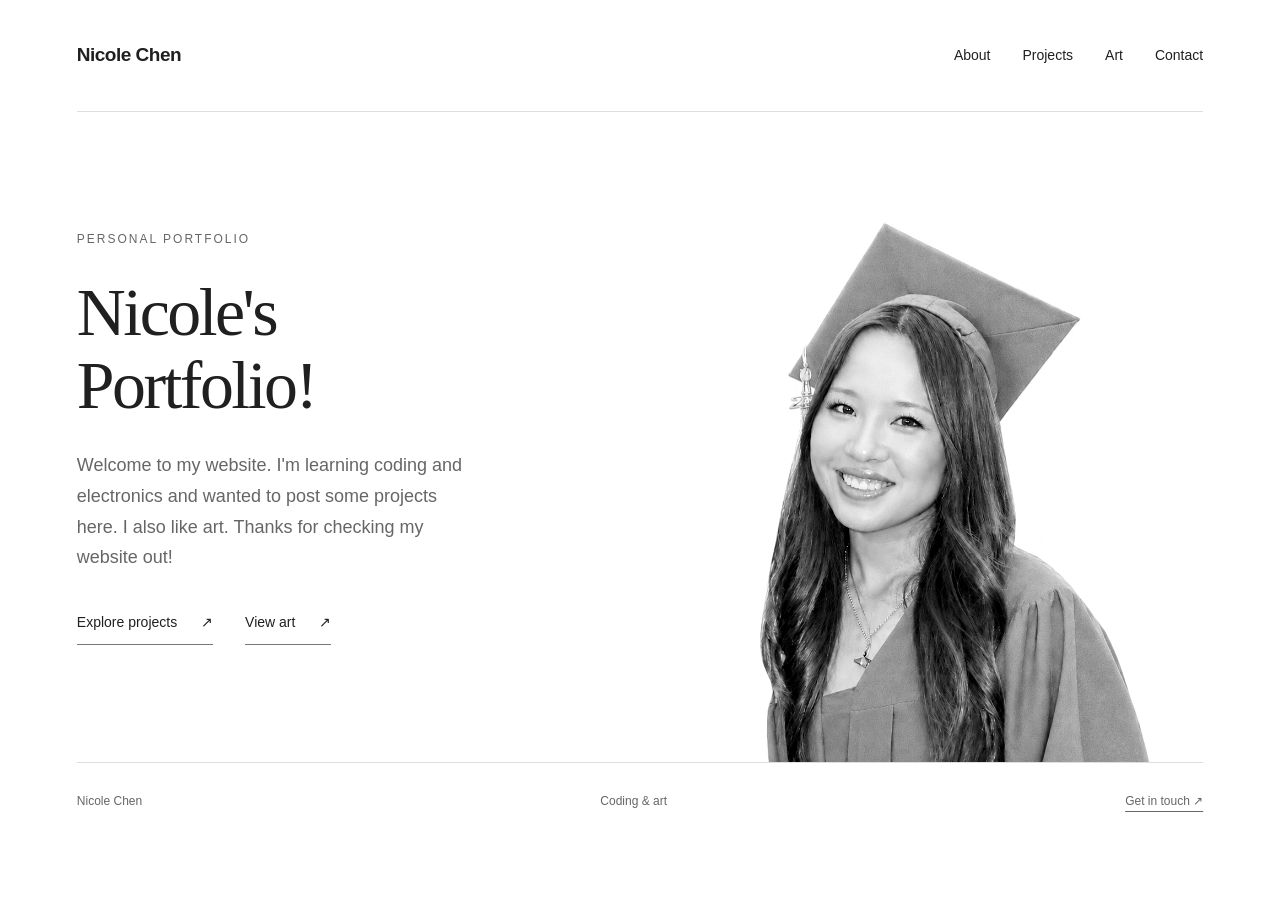
<file: index.html>
<!DOCTYPE html>
<html lang="en">
<head>
  <meta charset="UTF-8">
  <meta name="viewport" content="width=device-width, initial-scale=1">
  <meta name="description" content="Nicole Chen — coding, web development, electronics, and art.">
  <title>Portfolio — Nicole Chen</title>
  <link rel="stylesheet" href="style.css">
  <script src="content.js" defer></script>
  <script src="script.js" defer></script>
</head>
<body class="index-page">
  <a class="skip" href="#main">Skip to content</a>
  <header class="site-header">
    <a class="wordmark" href="index.html">Nicole Chen</a>
    <nav aria-label="Main navigation"><a href="about.html">About</a><a href="projects.html">Projects</a><a href="art.html">Art</a><a href="contact.html">Contact</a></nav>
  </header>
  <main id="main"><section class="cover" aria-labelledby="cover-title">
  <div class="cover-copy"><p class="eyebrow">Personal portfolio</p><h1 id="cover-title">Nicole's<br>Portfolio!</h1><p class="intro">Welcome to my website. I'm learning coding and electronics and wanted to post some projects here. I also like art. Thanks for checking my website out! </p><div class="cover-links"><a href="projects.html">Explore projects <span>↗</span></a><a href="art.html">View art <span>↗</span></a></div></div>
  <div class="cover-portrait"><img src="images/nicole-grey.png" alt="Nicole wearing her graduation cap and gown" fetchpriority="high"></div>
</section></main>
  <footer><span>Nicole Chen</span><span>Coding &amp; art</span><a href="mailto:nicolechen8@outlook.com">Get in touch ↗</a></footer>
  <dialog id="lightbox" aria-labelledby="lightbox-title">
    <button class="close" aria-label="Close artwork">Close ×</button>
    <img id="lightbox-image" alt="">
    <h2 id="lightbox-title"></h2><p id="lightbox-caption"></p>
  </dialog>
</body>
</html>
</file>
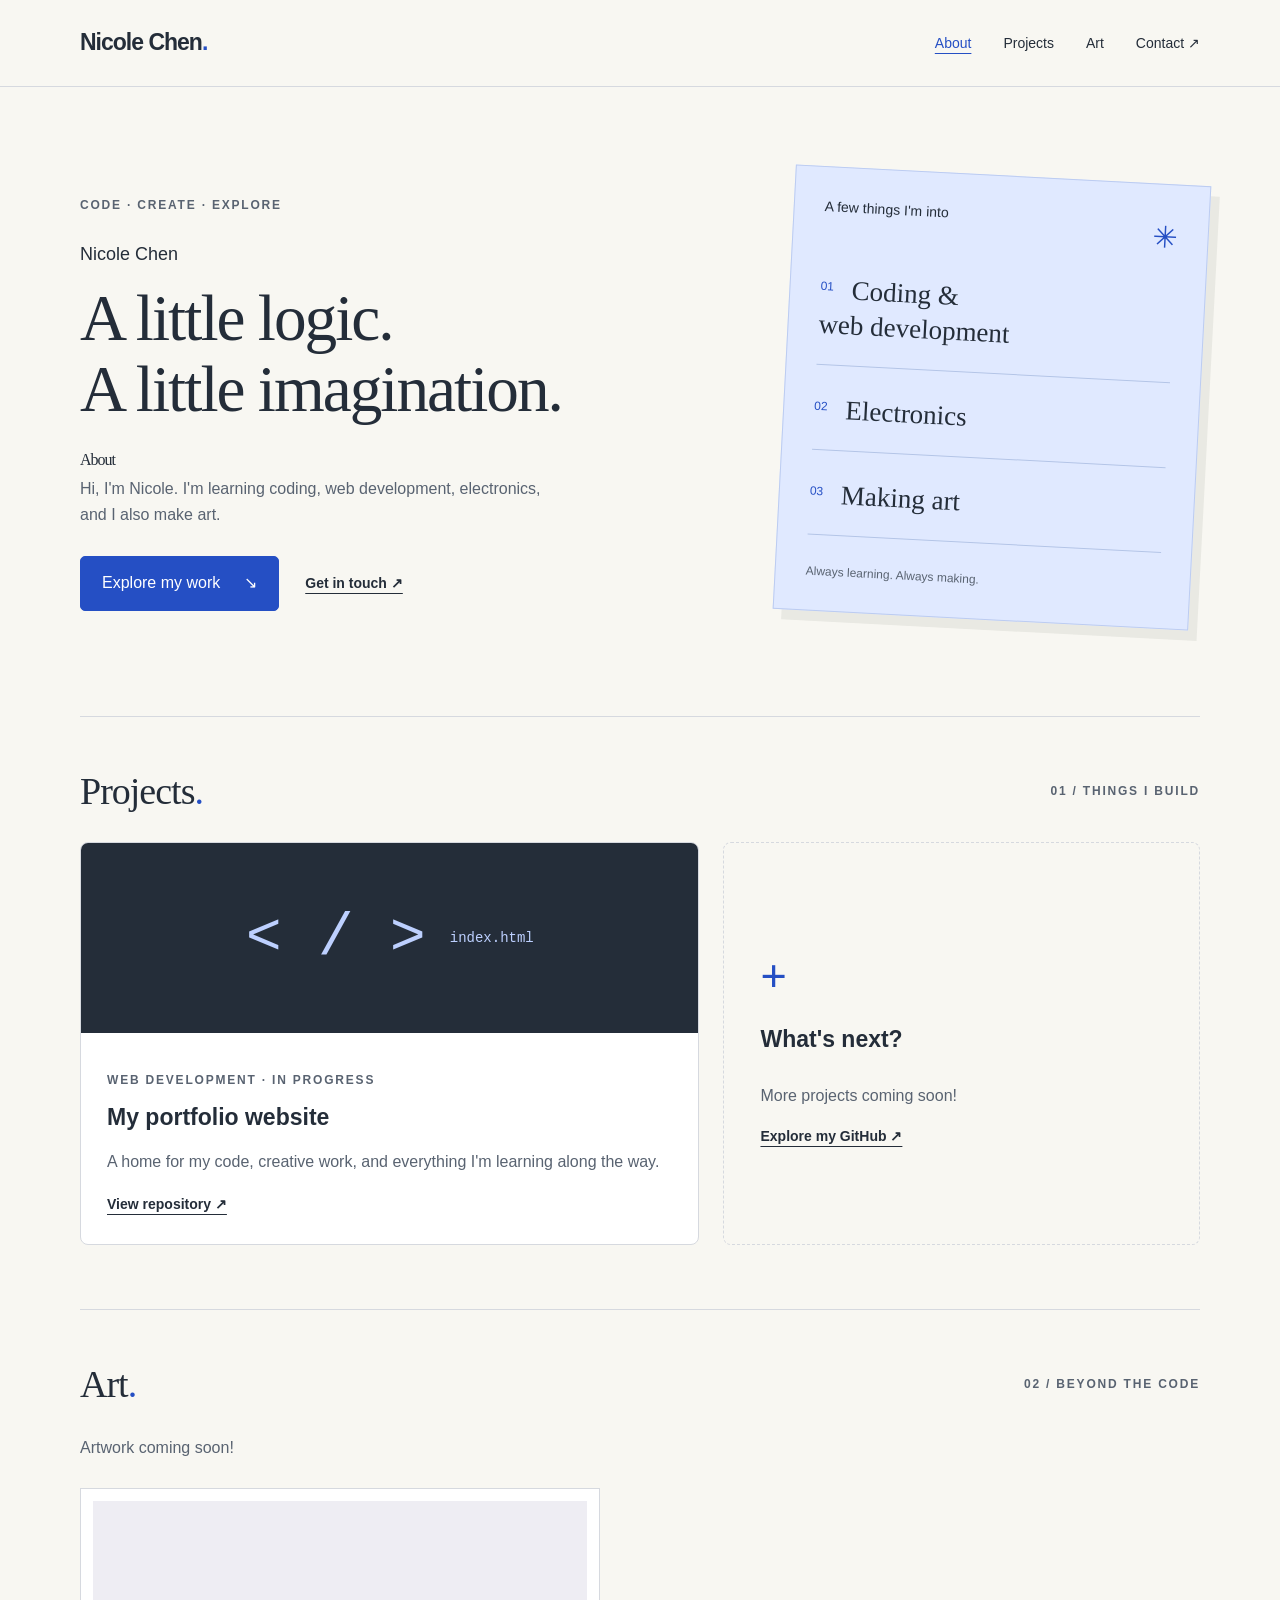
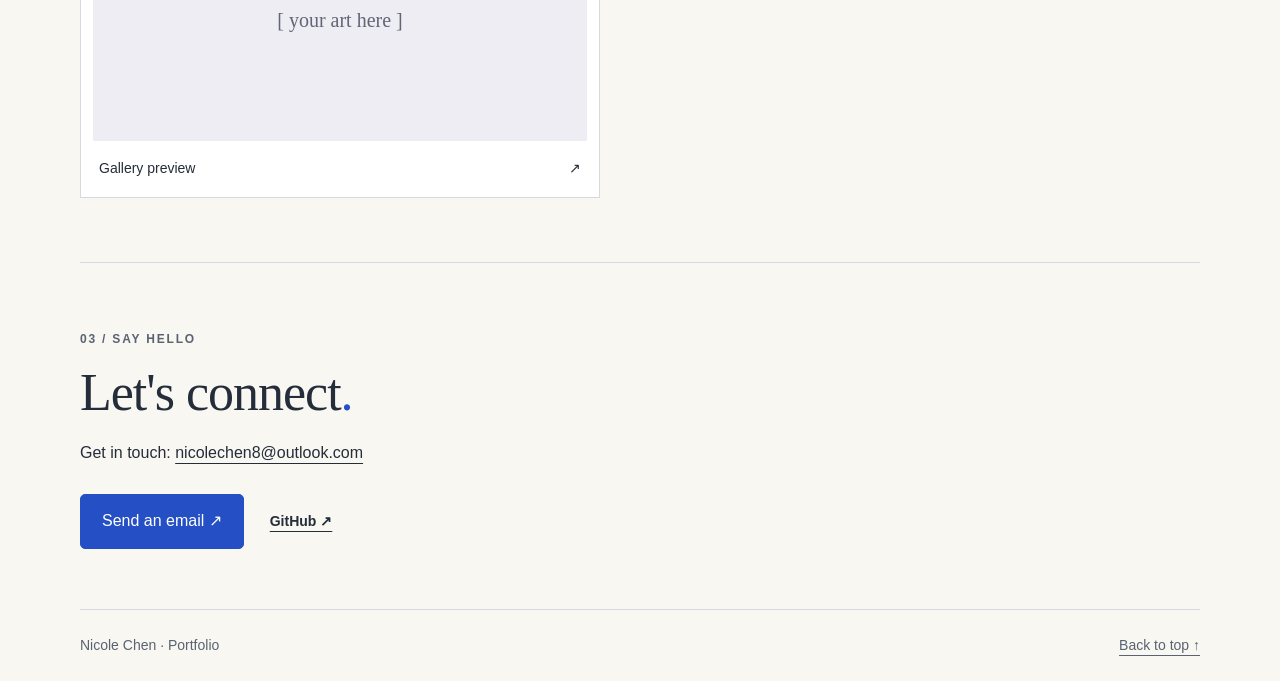
<file: backup-before-folder-20260907-125334/index.html>
<!DOCTYPE html>
<html lang="en">
<head>
  <meta charset="UTF-8">
  <meta name="viewport" content="width=device-width, initial-scale=1.0">
  <meta name="description" content="Nicole Chen's portfolio — exploring coding, web development, electronics, and art.">
  <title>Nicole Chen — Portfolio</title>
  <link rel="stylesheet" href="style.css">
  <script src="script.js" defer></script>
</head>
<body>
  <a class="skip-link" href="#about">Skip to content</a>
  <header class="site-header">
    <nav class="container" aria-label="Main navigation">
      <a class="wordmark" href="#about">Nicole Chen<span aria-hidden="true">.</span></a>
      <button class="menu-toggle" aria-expanded="false" aria-controls="navigation" hidden>Menu</button>
      <ul class="nav-links" id="navigation">
        <li><a href="#about">About</a></li><li><a href="#projects">Projects</a></li>
        <li><a href="#art">Art</a></li><li><a href="#contact">Contact <span aria-hidden="true">↗</span></a></li>
      </ul>
    </nav>
  </header>
  <main class="container">
    <section class="hero" id="about" aria-labelledby="about-title">
      <div>
        <p class="eyebrow">Code · Create · Explore</p>
        <h1 id="about-title">Nicole Chen<span class="hero-subtitle">A little logic.<br>A little imagination.</span></h1>
        <h2 class="small-heading">About</h2>
        <p class="intro">Hi, I'm Nicole. I'm learning coding, web development, electronics, and I also make art.</p>
        <div class="actions"><a class="button" href="#projects">Explore my work <span aria-hidden="true">↘</span></a><a class="text-link" href="#contact">Get in touch ↗</a></div>
      </div>
      <aside class="notebook" aria-label="My interests">
        <div class="note-top"><span>A few things I'm into</span><span aria-hidden="true">✳</span></div>
        <p><span>01</span> Coding &amp;<br>web development</p>
        <p><span>02</span> Electronics</p>
        <p><span>03</span> Making art</p>
        <div class="note-bottom">Always learning. Always making.</div>
      </aside>
    </section>
    <section id="projects" aria-labelledby="projects-title">
      <div class="section-heading"><h2 id="projects-title">Projects<span>.</span></h2><span class="eyebrow">01 / Things I build</span></div>
      <div class="project-grid">
        <article class="project-card"><div class="project-cover" aria-hidden="true"><span>&lt; / &gt;</span><small>index.html</small></div><div class="card-body"><p class="eyebrow">Web development · In progress</p><h3>My portfolio website</h3><p>A home for my code, creative work, and everything I'm learning along the way.</p><a class="text-link" href="https://github.com/yimingchen1070/myportfolio" target="_blank" rel="noopener noreferrer">View repository ↗</a></div></article>
        <article class="coming-card"><span class="large-plus" aria-hidden="true">+</span><h3>What's next?</h3><p>More projects coming soon!</p><a class="text-link" href="https://github.com/yimingchen1070" target="_blank" rel="noopener noreferrer">Explore my GitHub ↗</a></article>
      </div>
    </section>
    <section id="art" aria-labelledby="art-title">
      <div class="section-heading"><h2 id="art-title">Art<span>.</span></h2><span class="eyebrow">02 / Beyond the code</span></div>
      <p class="section-intro">Artwork coming soon!</p>
      <!-- Replace this sample with your artwork: put an img inside the button,
           then set data-src to the full image path and update the title. -->
      <div class="gallery">
        <button class="art-card" data-title="A space for future artwork" data-caption="Artwork coming soon! This is a gallery preview, not a finished artwork." aria-label="Open gallery preview" hidden>
          <span class="art-placeholder"><span aria-hidden="true">[ your art here ]</span></span>
          <span class="art-label"><span>Gallery preview</span><span aria-hidden="true">↗</span></span>
        </button>
        <noscript><p>Gallery previews are available when JavaScript is enabled.</p></noscript>
      </div>
    </section>
    <footer id="contact">
      <p class="eyebrow">03 / Say hello</p><h2>Let's connect<span>.</span></h2>
      <p>Get in touch: <a href="mailto:nicolechen8@outlook.com">nicolechen8@outlook.com</a></p>
      <div class="actions"><a class="button" href="mailto:nicolechen8@outlook.com">Send an email ↗</a><a class="text-link" href="https://github.com/yimingchen1070" target="_blank" rel="noopener noreferrer">GitHub ↗</a></div>
      <div class="footer-bottom"><span>Nicole Chen · Portfolio</span><a href="#about">Back to top ↑</a></div>
    </footer>
  </main>
  <dialog id="art-dialog" aria-labelledby="dialog-title" aria-describedby="dialog-caption">
    <button class="close-dialog" aria-label="Close gallery preview">Close ×</button>
    <div id="dialog-media"></div><h2 id="dialog-title"></h2><p id="dialog-caption"></p>
  </dialog>
</body>
</html>
</file>
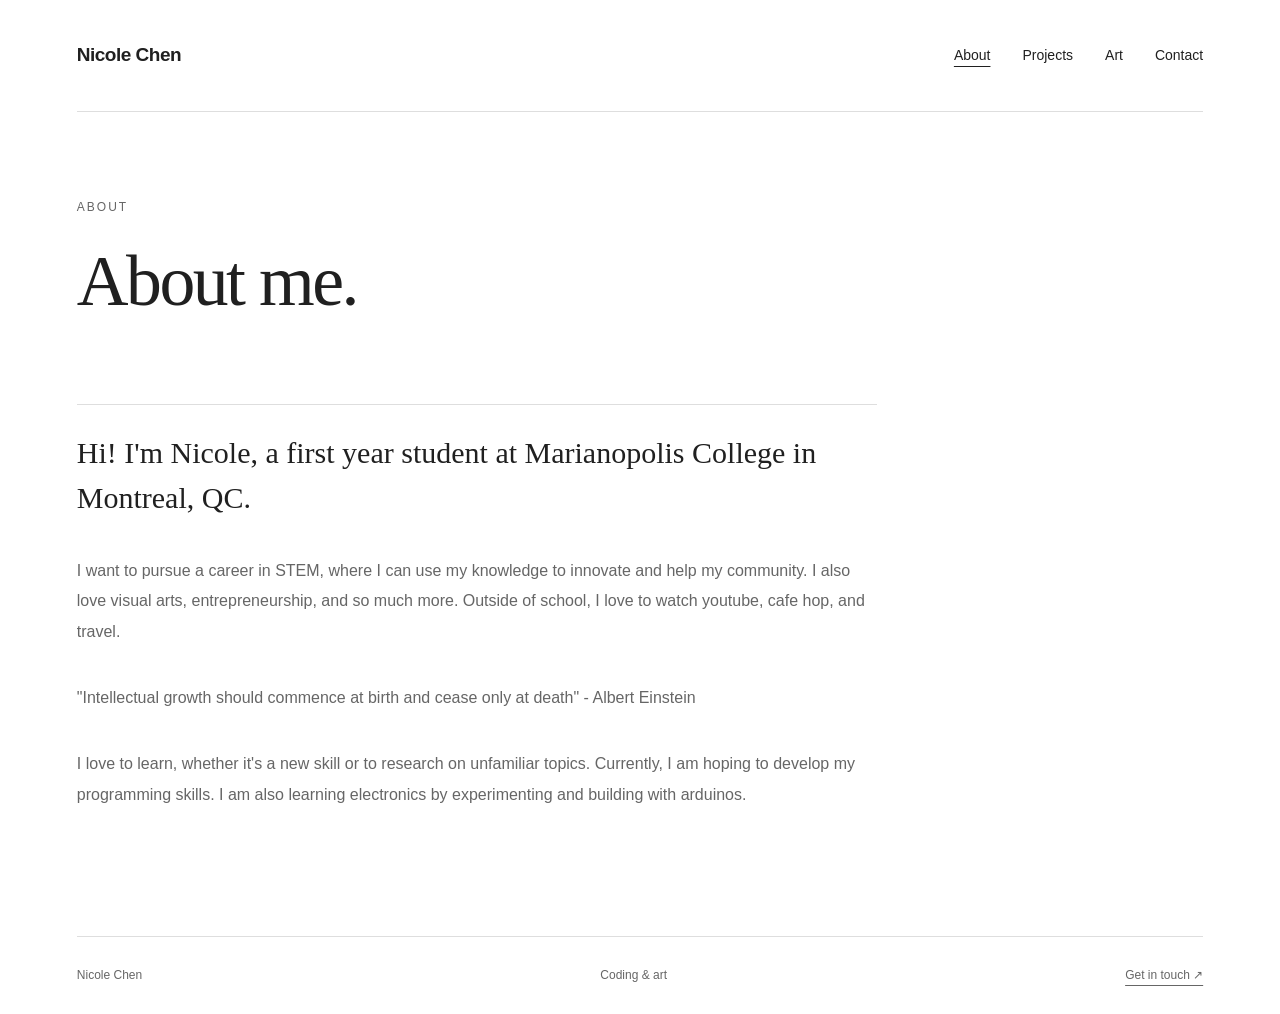
<file: about.html>
<!DOCTYPE html>
<html lang="en">
<head>
  <meta charset="UTF-8">
  <meta name="viewport" content="width=device-width, initial-scale=1">
  <meta name="description" content="Nicole Chen — coding, web development, electronics, and art.">
  <title>About — Nicole Chen</title>
  <link rel="stylesheet" href="style.css">
  <script src="content.js" defer></script>
  <script src="script.js" defer></script>
</head>
<body class="about-page">
  <a class="skip" href="#main">Skip to content</a>
  <header class="site-header">
    <a class="wordmark" href="index.html">Nicole Chen</a>
    <nav aria-label="Main navigation"><a href="about.html" aria-current="page">About</a><a href="projects.html">Projects</a><a href="art.html">Art</a><a href="contact.html">Contact</a></nav>
  </header>
  <main id="main">
    <div class="page-heading">
      <p class="eyebrow">About</p>
      <h1>About me.</h1>
    </div>
    <section class="about-writing" aria-label="About me paragraphs">
      <!-- Replace the text between each <p> and </p> with your own writing.
           Copy a whole <p>...</p> block below to add another paragraph. -->
      <p class="large-copy">Hi! I'm Nicole, a first year student at Marianopolis College in Montreal, QC. </p>

      <p>I want to pursue a career in STEM, where I can use my knowledge to innovate and help my community. I also love visual arts, entrepreneurship, and so much more. Outside of school, I love to watch youtube, cafe hop, and travel. </p>

      <p>"Intellectual growth should commence at birth and cease only at death" - Albert Einstein </p>
      <p> I love to learn, whether it's a new skill or to research on unfamiliar topics. Currently, I am hoping to develop my programming skills. I am also learning electronics by experimenting and building with arduinos.</p>
    </section>
  </main>
  <footer><span>Nicole Chen</span><span>Coding &amp; art</span><a href="mailto:nicolechen8@outlook.com">Get in touch ↗</a></footer>
  <dialog id="lightbox" aria-labelledby="lightbox-title">
    <button class="close" aria-label="Close artwork">Close ×</button>
    <img id="lightbox-image" alt="">
    <h2 id="lightbox-title"></h2><p id="lightbox-caption"></p>
  </dialog>
</body>
</html>
</file>
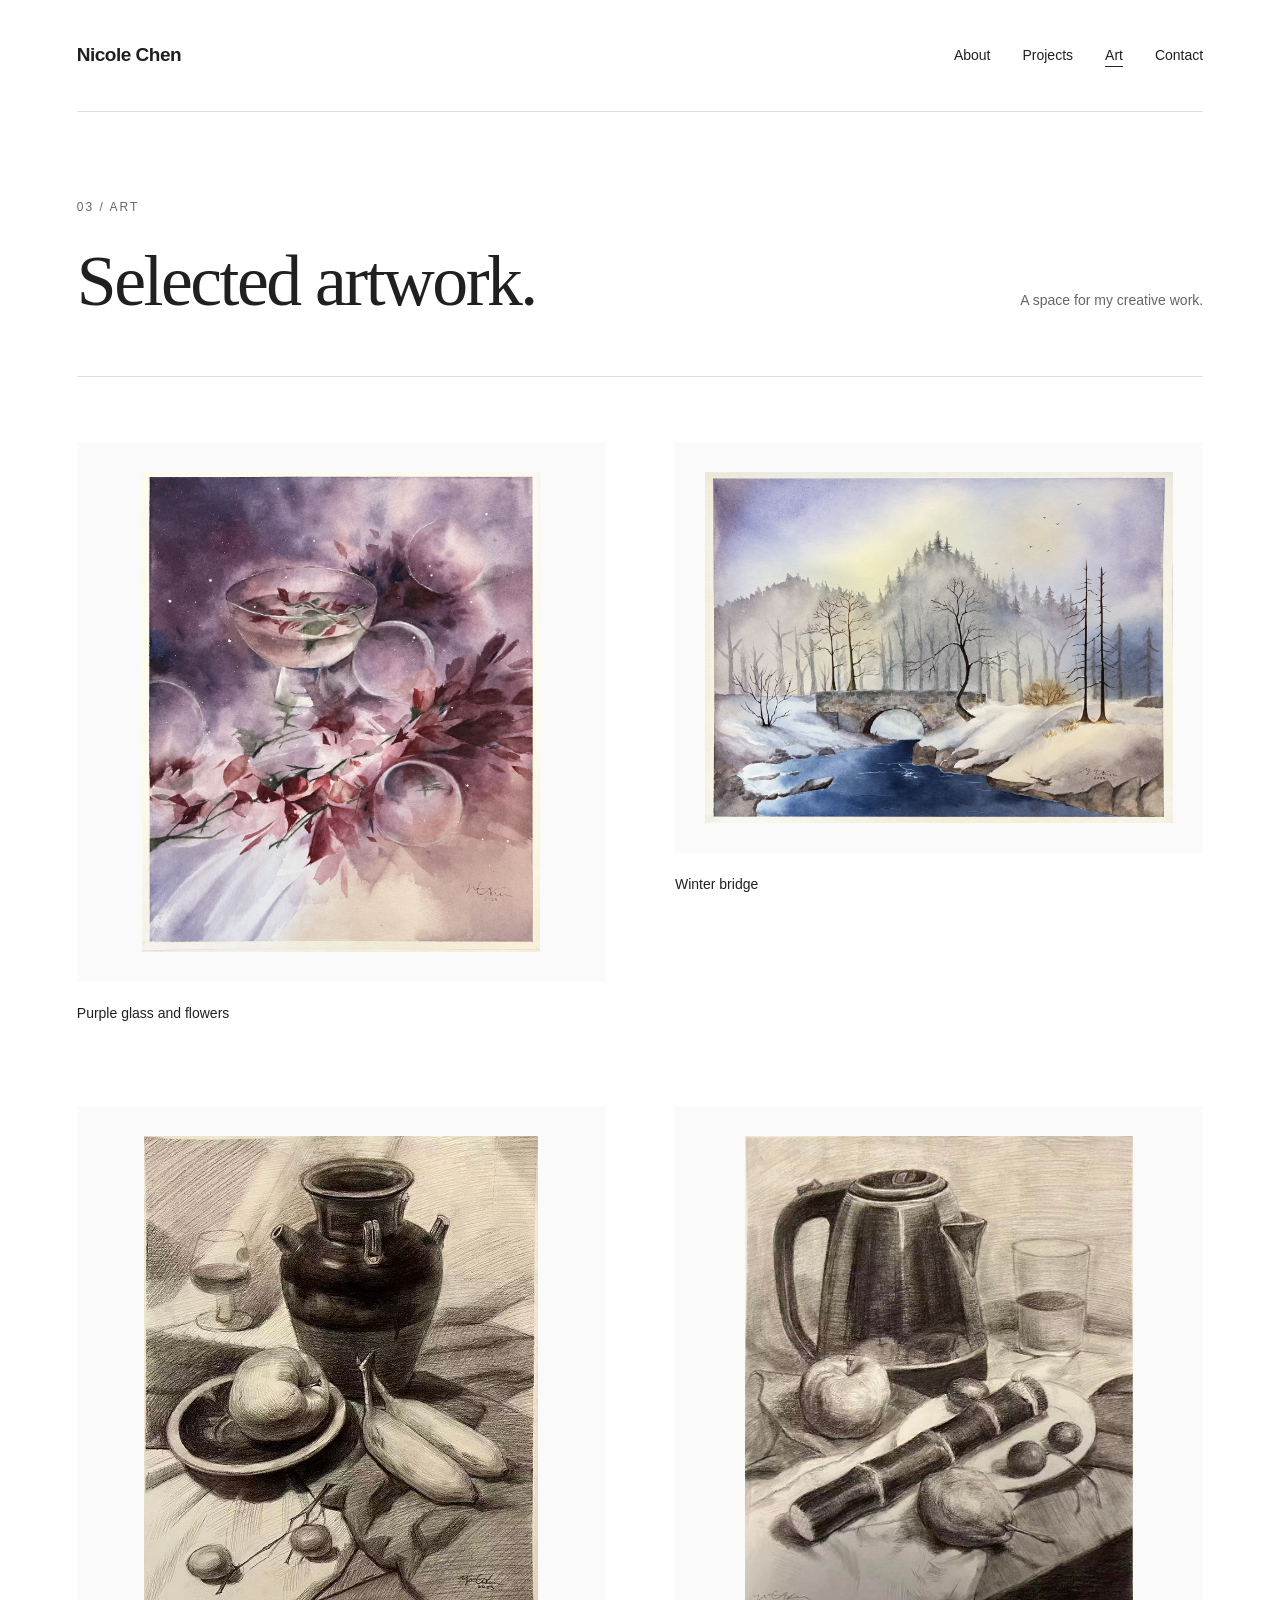
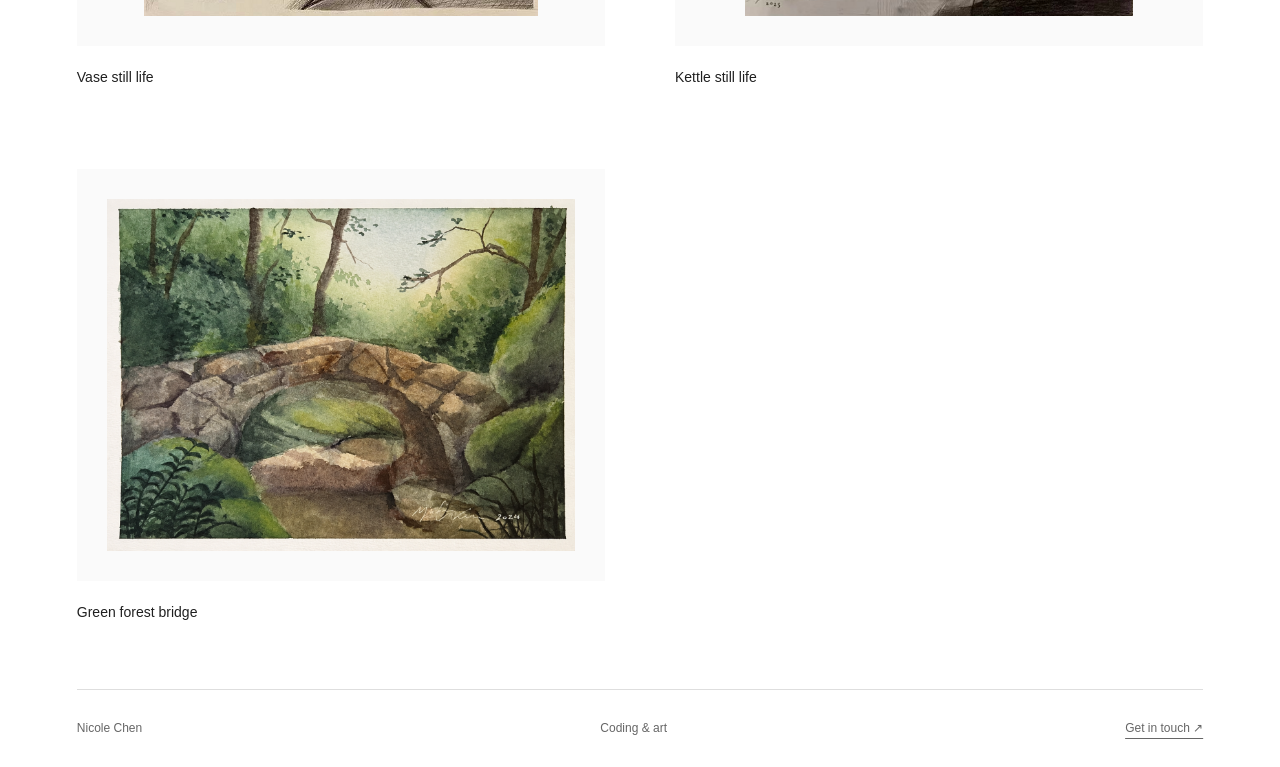
<file: art.html>
<!DOCTYPE html>
<html lang="en">
<head>
  <meta charset="UTF-8">
  <meta name="viewport" content="width=device-width, initial-scale=1">
  <meta name="description" content="Nicole Chen — coding, web development, electronics, and art.">
  <title>Art — Nicole Chen</title>
  <link rel="stylesheet" href="style.css">
  <script src="content.js" defer></script>
  <script src="script.js" defer></script>
</head>
<body class="art-page">
  <a class="skip" href="#main">Skip to content</a>
  <header class="site-header">
    <a class="wordmark" href="index.html">Nicole Chen</a>
    <nav aria-label="Main navigation"><a href="about.html">About</a><a href="projects.html">Projects</a><a href="art.html" aria-current="page">Art</a><a href="contact.html">Contact</a></nav>
  </header>
  <main id="main"><div class="gallery-heading"><div><p class="eyebrow">03 / Art</p><h1>Selected artwork.</h1></div><p>A space for my creative work.</p></div><div class="art-grid" id="art-gallery"></div><section class="gallery-empty" id="gallery-empty" aria-label="Gallery coming soon"><span class="gallery-index">— 01</span><p id="art-coming-soon">Artwork coming soon.</p></section><noscript><p>Enable JavaScript to view the artwork gallery.</p></noscript></main>
  <footer><span>Nicole Chen</span><span>Coding &amp; art</span><a href="mailto:nicolechen8@outlook.com">Get in touch ↗</a></footer>
  <dialog id="lightbox" aria-labelledby="lightbox-title">
    <button class="close" aria-label="Close artwork">Close ×</button>
    <img id="lightbox-image" alt="">
    <h2 id="lightbox-title"></h2><p id="lightbox-caption"></p>
  </dialog>
</body>
</html>
</file>
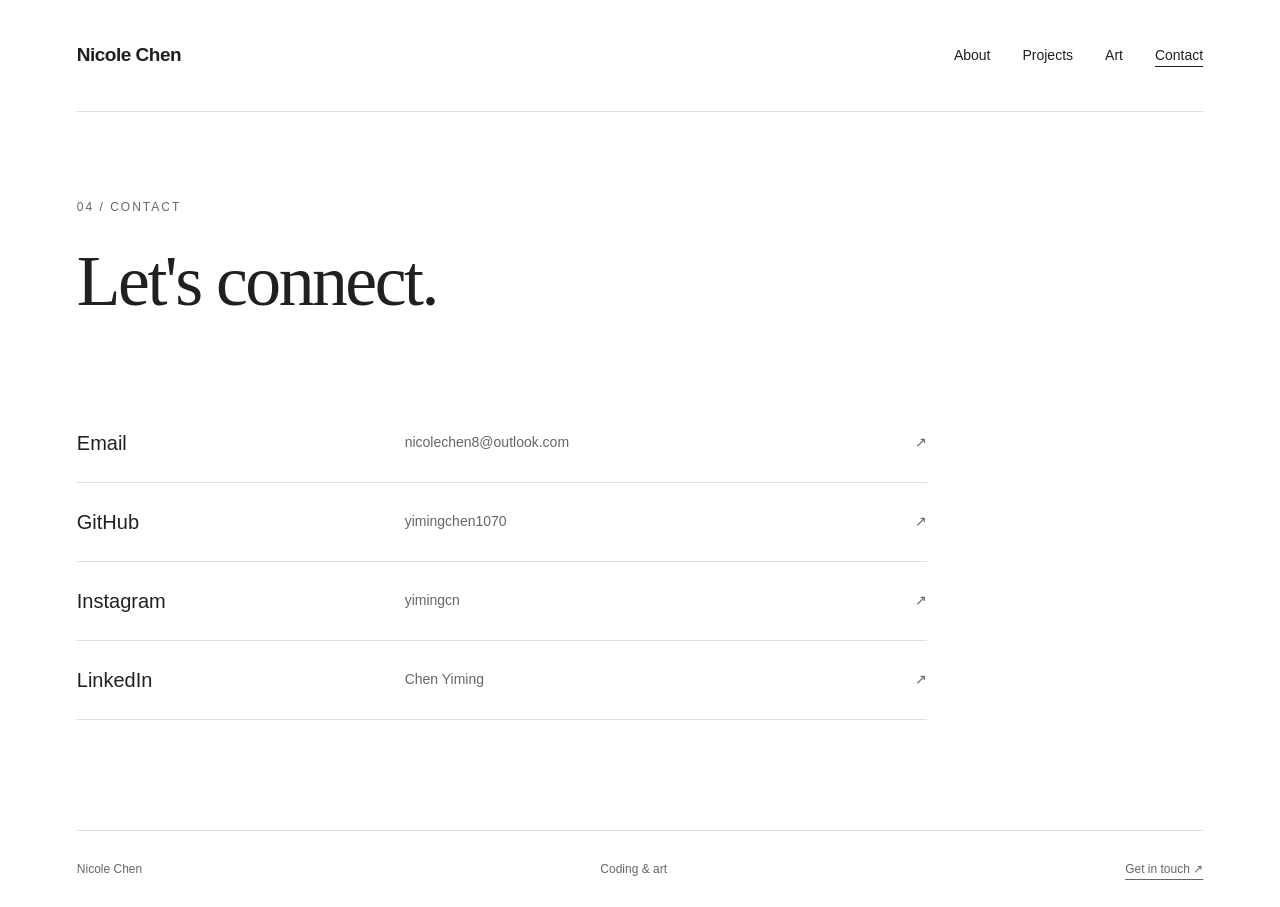
<file: contact.html>
<!DOCTYPE html>
<html lang="en">
<head>
  <meta charset="UTF-8">
  <meta name="viewport" content="width=device-width, initial-scale=1">
  <meta name="description" content="Nicole Chen — coding, web development, electronics, and art.">
  <title>Contact — Nicole Chen</title>
  <link rel="stylesheet" href="style.css">
  <script src="content.js" defer></script>
  <script src="script.js" defer></script>
</head>
<body class="contact-page">
  <a class="skip" href="#main">Skip to content</a>
  <header class="site-header">
    <a class="wordmark" href="index.html">Nicole Chen</a>
    <nav aria-label="Main navigation"><a href="about.html">About</a><a href="projects.html">Projects</a><a href="art.html">Art</a><a href="contact.html" aria-current="page">Contact</a></nav>
  </header>
  <main id="main"><div class="page-heading"><p class="eyebrow">04 / Contact</p><h1>Let's connect.</h1></div><div class="contact-list"><a href="mailto:nicolechen8@outlook.com"><h2>Email</h2><span>nicolechen8@outlook.com</span><span aria-hidden="true">↗</span></a><a href="https://github.com/yimingchen1070" target="_blank" rel="noopener noreferrer"><h2>GitHub</h2><span>yimingchen1070</span><span aria-hidden="true">↗</span></a><a href="https://www.instagram.com/yimingcn/" target="_blank" rel="noopener noreferrer"><h2>Instagram</h2><span>yimingcn</span><span aria-hidden="true">↗</span></a><a href="https://www.linkedin.com/in/chen-yiming/" target="_blank" rel="noopener noreferrer"><h2>LinkedIn</h2><span>Chen Yiming</span><span aria-hidden="true">↗</span></a></div></main>
  <footer><span>Nicole Chen</span><span>Coding &amp; art</span><a href="mailto:nicolechen8@outlook.com">Get in touch ↗</a></footer>
  <dialog id="lightbox" aria-labelledby="lightbox-title">
    <button class="close" aria-label="Close artwork">Close ×</button>
    <img id="lightbox-image" alt="">
    <h2 id="lightbox-title"></h2><p id="lightbox-caption"></p>
  </dialog>
</body>
</html>
</file>
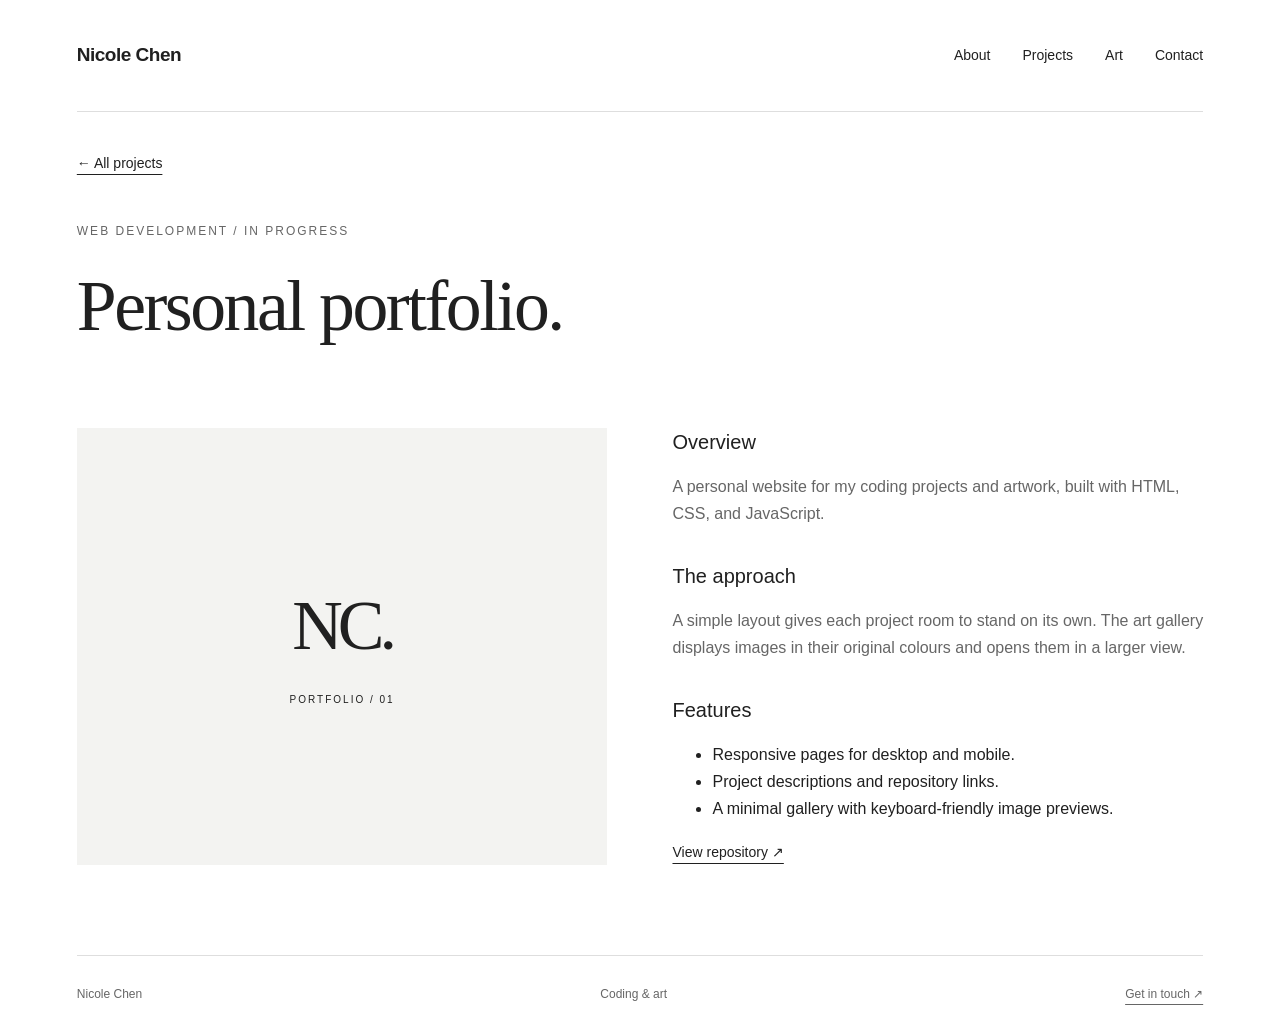
<file: project-portfolio.html>
<!DOCTYPE html>
<html lang="en">
<head>
  <meta charset="UTF-8">
  <meta name="viewport" content="width=device-width, initial-scale=1">
  <meta name="description" content="Nicole Chen — coding, web development, electronics, and art.">
  <title>Personal portfolio — Nicole Chen</title>
  <link rel="stylesheet" href="style.css">
  <script src="content.js" defer></script>
  <script src="script.js" defer></script>
</head>
<body class="project-portfolio-page">
  <a class="skip" href="#main">Skip to content</a>
  <header class="site-header">
    <a class="wordmark" href="index.html">Nicole Chen</a>
    <nav aria-label="Main navigation"><a href="about.html">About</a><a href="projects.html">Projects</a><a href="art.html">Art</a><a href="contact.html">Contact</a></nav>
  </header>
  <main id="main"><a class="text-link" href="projects.html">← All projects</a><div class="page-heading"><p class="eyebrow">Web development / In progress</p><h1>Personal portfolio.</h1></div><div class="detail-layout"><div class="project-visual" aria-hidden="true"><span>NC.</span><small>PORTFOLIO / 01</small></div><article><h2>Overview</h2><p>A personal website for my coding projects and artwork, built with HTML, CSS, and JavaScript.</p><h2>The approach</h2><p>A simple layout gives each project room to stand on its own. The art gallery displays images in their original colours and opens them in a larger view.</p><h2>Features</h2><ul><li>Responsive pages for desktop and mobile.</li><li>Project descriptions and repository links.</li><li>A minimal gallery with keyboard-friendly image previews.</li></ul><a class="text-link" href="https://github.com/yimingchen1070/myportfolio" target="_blank" rel="noopener noreferrer">View repository ↗</a></article></div></main>
  <footer><span>Nicole Chen</span><span>Coding &amp; art</span><a href="mailto:nicolechen8@outlook.com">Get in touch ↗</a></footer>
  <dialog id="lightbox" aria-labelledby="lightbox-title">
    <button class="close" aria-label="Close artwork">Close ×</button>
    <img id="lightbox-image" alt="">
    <h2 id="lightbox-title"></h2><p id="lightbox-caption"></p>
  </dialog>
</body>
</html>
</file>
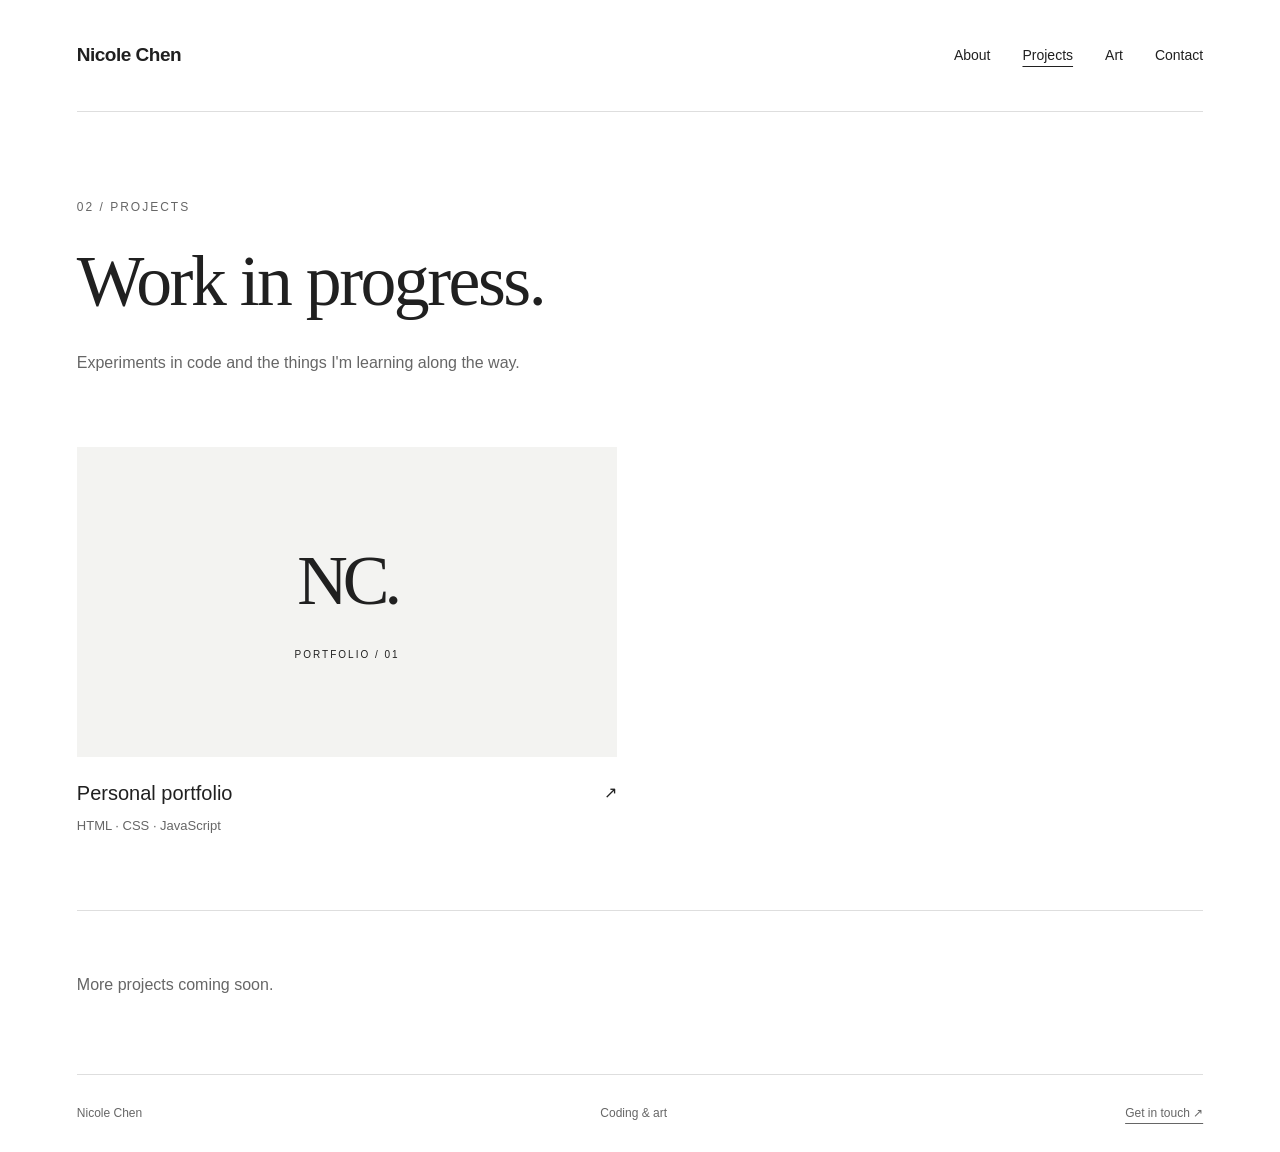
<file: projects.html>
<!DOCTYPE html>
<html lang="en">
<head>
  <meta charset="UTF-8">
  <meta name="viewport" content="width=device-width, initial-scale=1">
  <meta name="description" content="Nicole Chen — coding, web development, electronics, and art.">
  <title>Projects — Nicole Chen</title>
  <link rel="stylesheet" href="style.css">
  <script src="content.js" defer></script>
  <script src="script.js" defer></script>
</head>
<body class="projects-page">
  <a class="skip" href="#main">Skip to content</a>
  <header class="site-header">
    <a class="wordmark" href="index.html">Nicole Chen</a>
    <nav aria-label="Main navigation"><a href="about.html">About</a><a href="projects.html" aria-current="page">Projects</a><a href="art.html">Art</a><a href="contact.html">Contact</a></nav>
  </header>
  <main id="main">
    <div class="page-heading">
      <p class="eyebrow">02 / Projects</p>
      <h1>Work in progress.</h1>
      <p>Experiments in code and the things I'm learning along the way.</p>
    </div>

    <!-- Bigger projects: copy a project-card link into this group. -->
    <section class="project-group" aria-label="Larger projects">
      <div class="project-grid projects-large">
        <a class="project-card" href="project-portfolio.html">
          <div class="project-visual" aria-hidden="true">
            <span>NC.</span><small>PORTFOLIO / 01</small>
          </div>
          <div class="project-label"><h2>Personal portfolio</h2><span>↗</span></div>
          <p>HTML · CSS · JavaScript</p>
        </a>
      </div>
    </section>

    <!-- Smaller projects: add project-card links here as you finish them. -->
    <section class="project-group" aria-label="Smaller projects">
      <div class="project-grid projects-small">
        <div class="project-empty"><p>More projects coming soon.</p></div>
      </div>
    </section>
  </main>
  <footer><span>Nicole Chen</span><span>Coding &amp; art</span><a href="mailto:nicolechen8@outlook.com">Get in touch ↗</a></footer>
  <dialog id="lightbox" aria-labelledby="lightbox-title">
    <button class="close" aria-label="Close artwork">Close ×</button>
    <img id="lightbox-image" alt="">
    <h2 id="lightbox-title"></h2><p id="lightbox-caption"></p>
  </dialog>
</body>
</html>
</file>
<file: style.css>
/* Minimal portfolio. Shared colours and spacing are defined here. */
:root {
  --paper: #fff;
  --ink: #202020;
  --muted: #666;
  --line: #dedede;
  --serif: Georgia, 'Times New Roman', serif;
}
* { box-sizing: border-box; }
body { margin: 0; background: var(--paper); color: var(--ink); font: 16px/1.7 Arial, sans-serif; }
a { color: inherit; text-underline-offset: 6px; }
a, button { -webkit-tap-highlight-color: transparent; }
:focus-visible { outline: 2px solid #333; outline-offset: 6px; }
[hidden] { display: none !important; }
img { display: block; max-width: 100%; }
h1, h2, p { margin-top: 0; }
h1 { font: 400 clamp(46px, 5.6vw, 78px)/1.08 var(--serif); letter-spacing: -2.5px; margin-bottom: 28px; }
h2 { font-size: 20px; font-weight: 400; line-height: 1.4; }
p { color: var(--muted); }
.site-header, main, footer { width: min(1180px, 88%); margin-inline: auto; }
.site-header { min-height: 112px; display: flex; justify-content: space-between; align-items: center; gap: 30px; border-bottom: 1px solid var(--line); }
.wordmark { font-size: 19px; font-weight: 600; text-decoration: none; letter-spacing: -.5px; }
nav { display: flex; gap: 32px; }
nav a { font-size: 14px; text-decoration: none; padding: 10px 0; }
nav a:hover, nav a[aria-current] { text-decoration: underline; }
main { min-height: 65vh; }
.eyebrow { font-size: 12px; letter-spacing: 2px; text-transform: uppercase; margin-bottom: 26px; }
.cover { display: grid; grid-template-columns: 1.1fr 1fr; align-items: center; gap: 35px; min-height: 650px; }
.cover-copy { padding: 60px 0; }
.cover h1 { font-size: clamp(44px, 5.3vw, 72px); }
.intro { max-width: 400px; font-size: 18px; }
.cover-links { display: flex; gap: 32px; flex-wrap: wrap; margin-top: 38px; }
.cover-links a, .text-link { font-size: 14px; }
.cover-links a { text-decoration: none; border-bottom: 1px solid #777; padding-bottom: 9px; }
.cover-links a span { margin-left: 20px; display: inline-block; transition: transform .2s; }
.cover-links a:hover span { transform: translate(3px,-3px); }
.cover-portrait { position: relative; height: 580px; overflow: hidden; align-self: end; }
.cover-portrait img { position: absolute; top: 12px; left: 50%; transform: translateX(-50%); width: auto; height: 175%; max-width: none; filter: grayscale(1) brightness(.82) contrast(1.6); }
.page-heading { padding: 85px 0 55px; max-width: 850px; }
.page-heading p:last-child { max-width: 560px; }
.about-layout { display: grid; grid-template-columns: 1fr 2fr; gap: 80px; padding: 25px 0 90px; border-top: 1px solid var(--line); }
.large-copy { font: 400 30px/1.5 var(--serif); color: var(--ink); }
.interest-list { margin: 45px 0; }
.interest-list > div { display: flex; gap: 30px; border-bottom: 1px solid var(--line); padding: 13px 0; }
dt { color: #777; font-size: 12px; padding-top: 3px; } dd { margin: 0; }
.project-grid { display: grid; grid-template-columns: 1fr 1fr; gap: 45px; margin-bottom: 90px; }
.project-card { text-decoration: none; }
.project-visual { min-height: 310px; background: #f3f3f1; display: flex; flex-direction: column; justify-content: center; align-items: center; gap: 25px; }
.project-visual > span { font: 70px var(--serif); letter-spacing: -5px; }
.project-visual small { font-size: 10px; letter-spacing: 2px; }
.project-label { display: flex; justify-content: space-between; gap: 15px; padding-top: 22px; }
.project-label h2 { margin-bottom: 8px; }
.project-card p { font-size: 13px; }
.project-card:hover h2 { text-decoration: underline; text-underline-offset: 5px; }
.project-empty { border-top: 1px solid var(--line); padding-top: 25px; }
.detail-layout { display: grid; grid-template-columns: 1fr 1fr; gap: 65px; margin-bottom: 90px; }
.detail-layout h2:not(:first-child) { margin-top: 35px; }
.project-portfolio-page main > .text-link { display: inline-block; margin-top: 40px; }
.project-portfolio-page .page-heading { padding-top: 45px; }
.gallery-heading { display: flex; align-items: flex-end; justify-content: space-between; gap: 40px; padding: 85px 0 55px; border-bottom: 1px solid var(--line); }
.gallery-heading h1 { margin-bottom: 0; }
.gallery-heading > p { font-size: 14px; margin-bottom: 8px; }
/* Neutral gallery walls. Artwork retains its original colours and full proportions. */
.art-grid { display: grid; grid-template-columns: 1fr 1fr; gap: 80px 70px; padding: 65px 0; }
.art-grid:empty { display: none; }
.art-piece { margin: 0; min-width: 0; }
.art-piece a { min-height: 340px; display: flex; align-items: center; justify-content: center; padding: 30px; background: #fafafa; }
.art-piece img { max-height: 480px; width: auto; height: auto; object-fit: contain; transition: opacity .2s; }
.art-piece a:hover img { opacity: .85; }
.art-piece figcaption { margin-top: 20px; font-size: 14px; }
.gallery-empty { min-height: 360px; display: flex; justify-content: space-between; align-items: center; gap: 30px; }
.gallery-index { font-size: 13px; color: #999; }
.gallery-empty p { font: 24px var(--serif); color: #777; }
.contact-list { max-width: 850px; margin-bottom: 110px; }
.contact-list a { display: grid; grid-template-columns: 1fr 1.6fr auto; align-items: center; gap: 24px; padding: 25px 0; border-bottom: 1px solid var(--line); text-decoration: none; }
.contact-list h2 { margin: 0; }
.contact-list a > span { color: var(--muted); font-size: 14px; overflow-wrap: anywhere; }
.contact-list a:hover h2 { text-decoration: underline; text-underline-offset: 5px; }
footer { display: flex; justify-content: space-between; gap: 25px; padding: 28px 0; border-top: 1px solid var(--line); font-size: 12px; color: var(--muted); }
dialog { width: min(1100px, 94vw); max-height: 94vh; padding: 28px; border: 0; background: white; color: var(--ink); }
dialog::backdrop { background: #fffE; }
dialog img { max-height: 70vh; max-width: 100%; margin: auto; object-fit: contain; }
dialog h2 { margin: 25px 0 5px; } dialog p { font-size: 14px; }
.close { display: block; margin: 0 0 25px auto; padding: 10px 5px; font: 14px Arial, sans-serif; color: var(--ink); border: 0; background: none; cursor: pointer; }
.modal-open { overflow: hidden; }
.skip { position: fixed; top: -100px; left: 15px; padding: 10px; background: white; z-index: 50; }
.skip:focus { top: 10px; }
@media (max-width: 760px) {
  .site-header { flex-wrap: wrap; padding: 24px 0; gap: 15px; }
  nav { gap: 22px; }
  .cover { grid-template-columns: 1fr; gap: 0; }
  .cover-copy { padding: 55px 0 15px; }
  .cover-portrait { width: 100%; max-width: 440px; justify-self: center; height: 440px; }
  .cover h1 { font-size: clamp(40px, 8vw, 60px); }
  .page-heading { padding: 55px 0 35px; }
  .about-layout, .detail-layout { grid-template-columns: 1fr; gap: 20px; }
  .project-grid { grid-template-columns: 1fr; gap: 35px; }
  .gallery-heading { padding-top: 55px; align-items: flex-start; flex-direction: column; gap: 15px; }
  .art-grid { grid-template-columns: 1fr; gap: 55px; }
  .art-piece a { min-height: 240px; padding: 20px; }
  .contact-list a { grid-template-columns: 1fr auto; gap: 8px; }
  .contact-list a > span:nth-child(2) { grid-column: 1; grid-row: 2; }
  .contact-list a > span:last-child { grid-column: 2; grid-row: 1 / 3; }
  footer { flex-wrap: wrap; }
  footer > span:nth-child(2) { display: none; }
}
@media (prefers-reduced-motion: reduce) { * { transition: none !important; } }

/* About writing: a generous single column with room between paragraphs. */
.about-writing { max-width: 800px; padding: 25px 0 90px; border-top: 1px solid var(--line); }
.about-writing p { margin-bottom: 36px; line-height: 1.9; }
.about-writing .large-copy { line-height: 1.5; }

/* Two unlabeled project groups: larger work above, smaller studies below. */
.project-group { padding-bottom: 60px; }
.project-group + .project-group { border-top: 1px solid var(--line); padding-top: 60px; }
.project-group .project-grid { margin-bottom: 0; }
.projects-large { grid-template-columns: repeat(2, minmax(0, 1fr)); }
.projects-small { grid-template-columns: repeat(3, minmax(0, 1fr)); gap: 30px; }
.projects-small .project-visual { min-height: 210px; }
.projects-small .project-empty { border: 0; padding: 0; }
@media (max-width: 760px) {
  .projects-large, .projects-small { grid-template-columns: 1fr; }
  .project-group { padding-bottom: 40px; }
  .project-group + .project-group { padding-top: 40px; }
}
</file>
<file: backup-before-folder-20260907-125334/style.css>
/* Change these colors to give the entire website a different personality. */
:root { --paper:#f8f7f2; --ink:#242d39; --muted:#596371; --accent:#254fc4; --line:#d6d9df; --blue:#e0e9ff; }
* { box-sizing:border-box; }
html { scroll-behavior:smooth; scroll-padding-top:100px; }
body { margin:0; background:var(--paper); color:var(--ink); font-family:Arial, Helvetica, sans-serif; font-size:16px; line-height:1.65; }
a { color:inherit; text-underline-offset:5px; }
button { font:inherit; cursor:pointer; }
[hidden] { display:none !important; }
a,button { -webkit-tap-highlight-color:transparent; }
:focus-visible { outline:3px solid var(--accent); outline-offset:6px; }
.container { width:min(1120px, 88%); margin-inline:auto; }
.site-header { position:sticky; top:0; z-index:10; background:var(--paper); border-bottom:1px solid var(--line); }
nav { display:flex; align-items:center; justify-content:space-between; gap:24px; min-height:86px; }
.wordmark { font-size:23px; font-weight:bold; text-decoration:none; letter-spacing:-1px; }
.wordmark span,h2>span { color:var(--accent); }
.nav-links { display:flex; list-style:none; gap:32px; padding:0; }
.nav-links a { font-size:14px; text-decoration:none; padding-block:10px; }
.nav-links a:hover,.nav-links a[aria-current="location"] { color:var(--accent); text-decoration:underline; }
.hero { display:grid; grid-template-columns:1.5fr 1fr; align-items:center; gap:80px; padding:88px 0 96px; }
.eyebrow { text-transform:uppercase; letter-spacing:1.8px; font-size:12px; font-weight:bold; color:var(--muted); }
h1 { font-size:18px; font-weight:normal; margin:24px 0; }
.hero-subtitle { display:block; margin-top:14px; font-family:Georgia,serif; font-size:clamp(40px,5.1vw,68px); line-height:1.08; letter-spacing:-2px; }
.small-heading { font-size:16px; margin:26px 0 6px; }
.intro { max-width:490px; margin:0; color:var(--muted); }
.actions { display:flex; align-items:center; flex-wrap:wrap; gap:26px; margin-top:28px; }
.button { display:inline-flex; align-items:center; gap:24px; padding:13px 21px; color:white; background:var(--accent); border:1px solid var(--accent); border-radius:5px; text-decoration:none; transition:transform .2s,background .2s; }
.button:hover { background:#193b9c; transform:translateY(-3px); }
.text-link { font-weight:bold; font-size:14px; }
.notebook { background:var(--blue); border:1px solid #bcccf1; padding:28px 30px; transform:rotate(3deg); box-shadow:9px 10px 0 #e9e9e3; }
.note-top { display:flex; justify-content:space-between; gap:16px; font-size:14px; }
.note-top>span:last-child { font-size:30px; color:var(--accent); }
.notebook p { font-family:Georgia,serif; font-size:27px; line-height:1.3; padding-bottom:22px; border-bottom:1px solid #b4c5e7; }
.notebook p>span { float:left; margin-right:18px; padding-top:7px; font:12px Arial,sans-serif; color:var(--accent); }
.note-bottom { font-size:12px; color:var(--muted); }
main>section:not(.hero) { padding:52px 0 64px; border-top:1px solid var(--line); }
.section-heading { display:flex; align-items:center; justify-content:space-between; gap:20px; margin-bottom:28px; }
h2 { font-family:Georgia,serif; font-size:38px; line-height:1.2; font-weight:normal; margin:0; letter-spacing:-1px; }
h3 { font-size:23px; line-height:1.3; margin:12px 0; }
.project-grid { display:grid; grid-template-columns:1.3fr 1fr; gap:24px; }
.project-card,.coming-card { border:1px solid var(--line); border-radius:8px; overflow:hidden; }
.project-card { background:white; transition:transform .2s,box-shadow .2s; }
.project-card:hover { transform:translateY(-5px); box-shadow:0 12px 25px #242d3910; }
.project-cover { min-height:190px; background:var(--ink); color:#bdd0ff; display:flex; align-items:center; justify-content:center; gap:24px; }
.project-cover>span { font:60px monospace; }.project-cover small { font:14px monospace; }
.card-body { padding:26px; }.card-body p:not(.eyebrow),.coming-card p { color:var(--muted); }
.coming-card { border-style:dashed; display:flex; flex-direction:column; justify-content:center; align-items:flex-start; padding:36px; }
.large-plus { font-size:45px; color:var(--accent); font-weight:normal; }
.section-intro { color:var(--muted); }
.gallery { max-width:520px; margin-top:26px; }
.art-card { width:100%; border:1px solid var(--line); padding:12px; background:white; color:var(--ink); text-align:left; transition:transform .2s; }
.art-card:hover { transform:rotate(-1deg); }
.art-placeholder { min-height:240px; background:#eeedf3; color:#626575; display:grid; place-items:center; font:20px Georgia,serif; }
.art-card img { width:100%; height:280px; object-fit:cover; display:block; }
.art-label { display:flex; justify-content:space-between; padding:16px 6px 5px; font-size:14px; }
footer { border-top:1px solid var(--line); padding-top:55px; }footer h2 { font-size:52px; }
footer p a { overflow-wrap:anywhere; }
.footer-bottom { display:flex; justify-content:space-between; gap:20px; border-top:1px solid var(--line); margin-top:60px; padding:24px 0; color:var(--muted); font-size:14px; }
dialog { width:min(700px,90vw); max-height:90vh; overflow:auto; padding:28px; background:var(--paper); color:var(--ink); border:1px solid var(--line); border-radius:10px; }
dialog::backdrop { background:#152137b8; }dialog img { display:block; max-width:100%; max-height:60vh; margin:auto; object-fit:contain; }dialog h2 { font-size:28px; margin-top:24px; }
.close-dialog { display:block; margin:0 0 20px auto; background:white; border:1px solid var(--line); padding:8px 15px; border-radius:4px; }
body.dialog-open { overflow:hidden; }
.skip-link { position:fixed; top:-100px; left:15px; padding:10px; background:white; z-index:20; }.skip-link:focus { top:10px; }
.menu-toggle { border:1px solid var(--line); background:transparent; color:var(--ink); border-radius:4px; padding:8px 14px; }
@media(max-width:760px) {
  nav { flex-wrap:wrap; gap:0; padding-block:18px; min-height:76px; }
  .menu-toggle:not([hidden]) { display:block; }
  .nav-links { width:100%; justify-content:space-between; gap:12px; margin:16px 0 0; }
  .js .nav-links:not(.is-open) { display:none; }
  .hero { grid-template-columns:1fr; gap:46px; padding:48px 0 60px; }
  .notebook { transform:rotate(1deg); max-width:440px; }
  .project-grid { grid-template-columns:1fr; }
  .section-heading { align-items:flex-start; flex-direction:column; gap:10px; }
  .section-heading .eyebrow { font-size:12px; }
  footer h2 { font-size:42px; }.footer-bottom { flex-wrap:wrap; }
}
@media(min-width:761px) { .menu-toggle { display:none; } }
@media(prefers-reduced-motion:reduce) { html { scroll-behavior:auto; } *,*::before,*::after { transition:none !important; } }
</file>
